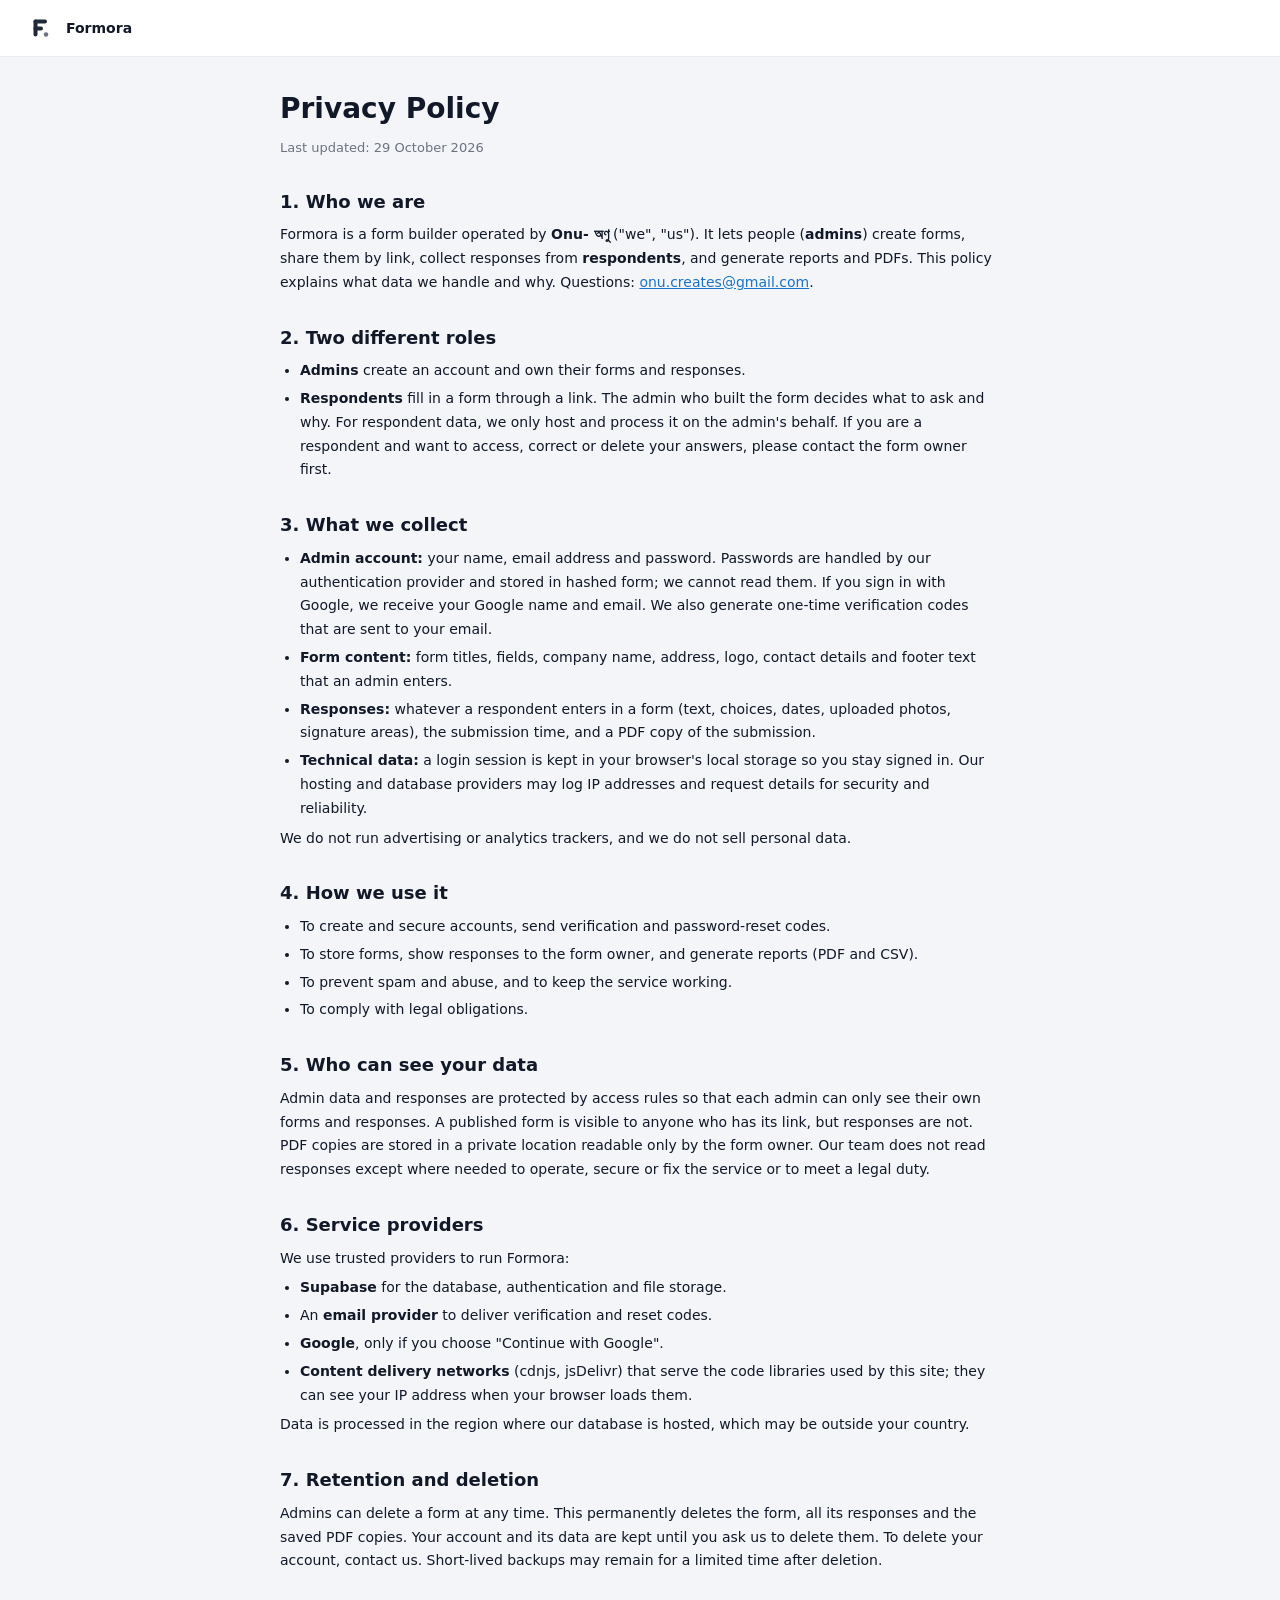
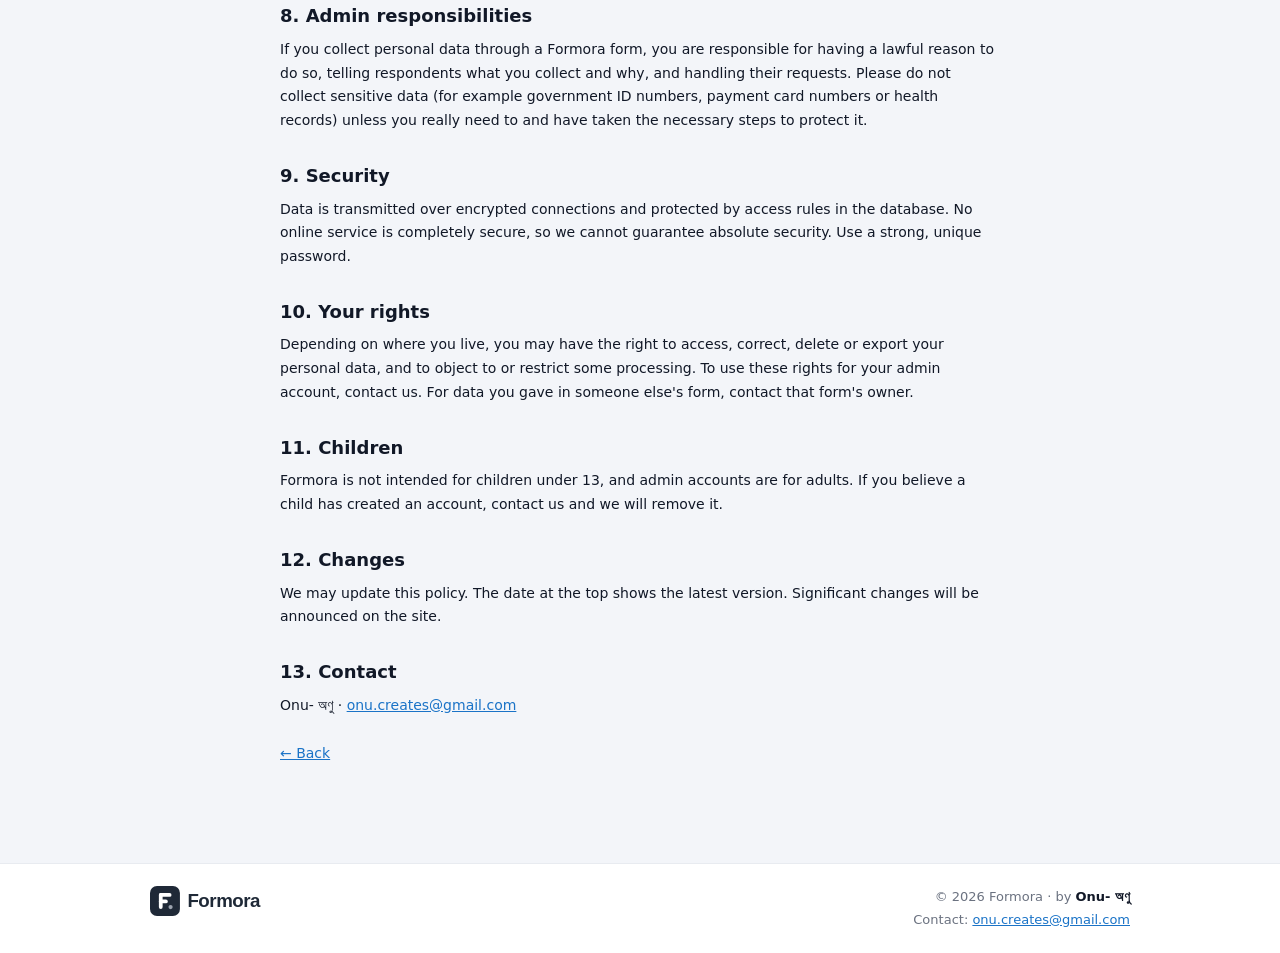
<file: privacy.html>
<!doctype html>
<html lang="en"><head><meta charset="utf-8"><meta name="viewport" content="width=device-width,initial-scale=1">
<title>Privacy Policy · Formora</title><link rel="icon" href="favicon.svg" type="image/svg+xml"><link rel="icon" href="favicon-32.png" sizes="32x32" type="image/png"><link rel="stylesheet" href="css/style.css">
<style>.doc{max-width:760px;margin:0 auto;padding:28px 20px 60px;line-height:1.7}.doc h1{font-size:28px;margin-bottom:4px}.doc h2{font-size:18px;margin:28px 0 6px}.doc ul{padding-left:20px;margin:6px 0}.doc li{margin:4px 0}.doc a{color:var(--acc)}.ph{background:#fef3c7;padding:0 4px;border-radius:4px}.doc .back{display:inline-block;margin-bottom:16px}</style></head>
<body class="public"><header class="top"><a class="brand" href="index.html" style="text-decoration:none;color:inherit"><img class="logo-img" src="logo/logo-mark-light.svg" alt="Formora logo"><b>Formora</b></a></header>
<main class="doc">
<h1>Privacy Policy</h1><p class="muted">Last updated: 29 October 2026</p>

<h2>1. Who we are</h2>
<p>Formora is a form builder operated by <b>Onu- অণু</b> ("we", "us"). It lets people (<b>admins</b>) create forms, share them by link, collect responses from <b>respondents</b>, and generate reports and PDFs. This policy explains what data we handle and why. Questions: <a href="mailto:onu.creates@gmail.com">onu.creates@gmail.com</a>.</p>

<h2>2. Two different roles</h2>
<ul><li><b>Admins</b> create an account and own their forms and responses.</li>
<li><b>Respondents</b> fill in a form through a link. The admin who built the form decides what to ask and why. For respondent data, we only host and process it on the admin's behalf. If you are a respondent and want to access, correct or delete your answers, please contact the form owner first.</li></ul>

<h2>3. What we collect</h2>
<ul><li><b>Admin account:</b> your name, email address and password. Passwords are handled by our authentication provider and stored in hashed form; we cannot read them. If you sign in with Google, we receive your Google name and email. We also generate one-time verification codes that are sent to your email.</li>
<li><b>Form content:</b> form titles, fields, company name, address, logo, contact details and footer text that an admin enters.</li>
<li><b>Responses:</b> whatever a respondent enters in a form (text, choices, dates, uploaded photos, signature areas), the submission time, and a PDF copy of the submission.</li>
<li><b>Technical data:</b> a login session is kept in your browser's local storage so you stay signed in. Our hosting and database providers may log IP addresses and request details for security and reliability.</li></ul>
<p>We do not run advertising or analytics trackers, and we do not sell personal data.</p>

<h2>4. How we use it</h2>
<ul><li>To create and secure accounts, send verification and password-reset codes.</li>
<li>To store forms, show responses to the form owner, and generate reports (PDF and CSV).</li>
<li>To prevent spam and abuse, and to keep the service working.</li>
<li>To comply with legal obligations.</li></ul>

<h2>5. Who can see your data</h2>
<p>Admin data and responses are protected by access rules so that each admin can only see their own forms and responses. A published form is visible to anyone who has its link, but responses are not. PDF copies are stored in a private location readable only by the form owner. Our team does not read responses except where needed to operate, secure or fix the service or to meet a legal duty.</p>

<h2>6. Service providers</h2>
<p>We use trusted providers to run Formora:</p>
<ul><li><b>Supabase</b> for the database, authentication and file storage.</li>
<li>An <b>email provider</b> to deliver verification and reset codes.</li>
<li><b>Google</b>, only if you choose "Continue with Google".</li>
<li><b>Content delivery networks</b> (cdnjs, jsDelivr) that serve the code libraries used by this site; they can see your IP address when your browser loads them.</li></ul>
<p>Data is processed in the region where our database is hosted, which may be outside your country.</p>

<h2>7. Retention and deletion</h2>
<p>Admins can delete a form at any time. This permanently deletes the form, all its responses and the saved PDF copies. Your account and its data are kept until you ask us to delete them. To delete your account, contact us. Short-lived backups may remain for a limited time after deletion.</p>

<h2>8. Admin responsibilities</h2>
<p>If you collect personal data through a Formora form, you are responsible for having a lawful reason to do so, telling respondents what you collect and why, and handling their requests. Please do not collect sensitive data (for example government ID numbers, payment card numbers or health records) unless you really need to and have taken the necessary steps to protect it.</p>

<h2>9. Security</h2>
<p>Data is transmitted over encrypted connections and protected by access rules in the database. No online service is completely secure, so we cannot guarantee absolute security. Use a strong, unique password.</p>

<h2>10. Your rights</h2>
<p>Depending on where you live, you may have the right to access, correct, delete or export your personal data, and to object to or restrict some processing. To use these rights for your admin account, contact us. For data you gave in someone else's form, contact that form's owner.</p>

<h2>11. Children</h2>
<p>Formora is not intended for children under 13, and admin accounts are for adults. If you believe a child has created an account, contact us and we will remove it.</p>

<h2>12. Changes</h2>
<p>We may update this policy. The date at the top shows the latest version. Significant changes will be announced on the site.</p>

<h2>13. Contact</h2>
<p>Onu- অণু · <a href="mailto:onu.creates@gmail.com">onu.creates@gmail.com</a></p>
<p style="margin-top:24px"><a class="back" href="javascript:history.length>1?history.back():location.href='index.html'">← Back</a></p>
</main>
<footer class="site-foot"><div class="sf-in"><div><img class="foot-logo" src="logo/logo-horizontal.svg" alt="Formora"></div><div class="muted sf-contact">© <span id="yr"></span> Formora · by <span class="onu">Onu- অণু</span><br>Contact: <a href="mailto:onu.creates@gmail.com">onu.creates@gmail.com</a></div></div></footer>
<script>document.getElementById("yr").textContent = new Date().getFullYear();</script>
</body></html>
</file>
<file: css/style.css>
:root{--bg:#f4f5f7;--card:#fff;--line:#e3e6ea;--tx:#111827;--mut:#6b7280;--pri:#1f2937;--acc:#2563eb;--red:#b42318;--grn:#067647;--r:10px}
*{box-sizing:border-box}
body{margin:0;background:var(--bg);color:var(--tx);font:14px/1.5 system-ui,-apple-system,"Segoe UI",Roboto,"Noto Sans Bengali",sans-serif}
h1{font-size:22px;margin:0}h2{font-size:16px;margin:0 0 4px}h3{margin:0}p{margin:2px 0}
.hidden{display:none!important}.muted{color:var(--mut);font-size:13px}.grow{flex:1;min-width:0}.row{display:flex;gap:6px;flex-wrap:wrap}
.top{display:flex;justify-content:space-between;align-items:center;padding:12px 24px;background:var(--card);border-bottom:1px solid var(--line);position:sticky;top:0;z-index:5}
.brand{display:flex;align-items:center;gap:10px}
.logo{display:inline-grid;place-items:center;width:32px;height:32px;border-radius:8px;background:var(--pri);color:#fff;font-weight:700;font-size:13px}.logo.big{width:48px;height:48px;font-size:17px}
.wrap{max-width:980px;margin:0 auto;padding:28px 20px 60px}
.head{display:flex;justify-content:space-between;align-items:flex-start;gap:12px;margin-bottom:18px;flex-wrap:wrap}.head.slim{margin-bottom:10px}
.card{background:var(--card);border:1px solid var(--line);border-radius:var(--r);margin-bottom:16px}.pad{padding:20px}.center{text-align:center}
.stats{display:grid;grid-template-columns:repeat(3,1fr);gap:14px;margin-bottom:16px}
.stat{padding:16px 20px;margin:0}.stat span{color:var(--mut);font-size:13px}.stat strong{display:block;font-size:26px}
.item{display:flex;align-items:center;gap:12px;padding:14px 20px;border-bottom:1px solid var(--line);flex-wrap:wrap}.item:last-child{border:0}
.card .pad .item{padding-left:0;padding-right:0}
.empty{padding:36px;text-align:center;color:var(--mut)}
.badge{display:inline-block;margin-left:6px;padding:1px 8px;border-radius:99px;font-size:11px;font-weight:600;background:#eef0f3;color:#4b5563}.badge.ok{background:#e7f6ee;color:var(--grn)}
label{display:block;font-weight:600;font-size:13px;margin-bottom:12px}
input,select,textarea{display:block;width:100%;margin-top:5px;padding:9px 11px;border:1px solid #d0d5dd;border-radius:8px;font:inherit;background:#fff;color:var(--tx)}
input:focus,select:focus,textarea:focus{outline:2px solid #bfd3fb;border-color:var(--acc)}
input[type=file]{padding:7px;background:#fafafa}
.grid{display:grid;grid-template-columns:1fr 1fr;gap:0 16px}.full{grid-column:1/-1}
.check{display:flex;align-items:center;gap:8px;font-weight:500}.check input{width:auto;margin:0}
.btn{border:1px solid #d0d5dd;background:#fff;color:var(--tx);padding:8px 14px;border-radius:8px;font:inherit;font-weight:600;cursor:pointer;transition:.15s}
.btn:hover{background:#f3f4f6}.btn:disabled{opacity:.5;cursor:not-allowed}
.btn.pri{background:var(--pri);border-color:var(--pri);color:#fff}.btn.pri:hover{background:#111827}
.btn.sm{padding:4px 10px;font-size:12px}.btn.danger{color:var(--red)}.btn.block{width:100%;margin-top:6px}
.actions{display:flex;justify-content:flex-end;gap:10px;margin-top:8px}.center-a{justify-content:center;margin-top:16px}
.logo-box{display:flex;align-items:center;gap:12px;margin-top:6px}.logo-box img{max-height:64px;max-width:180px;border:1px solid var(--line);border-radius:8px;padding:4px;background:#fff}
.table-wrap{overflow-x:auto}table{width:100%;border-collapse:collapse}
th,td{text-align:left;padding:10px 16px;border-bottom:1px solid var(--line);white-space:nowrap}th{background:#f9fafb;font-size:12px;color:var(--mut);text-transform:uppercase;letter-spacing:.03em}
a{color:var(--acc)}
.modal{position:fixed;inset:0;background:rgba(17,24,39,.5);display:grid;place-items:center;padding:16px;z-index:20;overflow:auto}
.modal-box{background:#fff;border-radius:12px;padding:22px;width:100%;max-width:460px;max-height:94vh;overflow:auto}.modal-box.wide{max-width:900px}
.modal-head{display:flex;justify-content:space-between;align-items:center;margin-bottom:14px}.x{border:0;background:none;font-size:24px;cursor:pointer;color:var(--mut)}
#toasts{position:fixed;right:16px;bottom:16px;display:grid;gap:8px;z-index:50}
.toast{background:var(--pri);color:#fff;padding:10px 16px;border-radius:8px;box-shadow:0 6px 20px rgba(0,0,0,.2);max-width:340px}.toast.err{background:var(--red)}
.login{min-height:100vh;display:grid;place-items:center;padding:16px}.login-card{width:100%;max-width:360px;padding:30px;text-align:center}.login-card input{margin:14px 0 6px}
/* public form */
.form-wrap{max-width:760px;margin:0 auto;padding:28px 16px 60px}.public .card{padding:28px}
.pub-head{display:flex;align-items:center;gap:16px;padding-bottom:18px;margin-bottom:20px;border-bottom:2px solid var(--pri)}.pub-logo{height:64px;max-width:140px;object-fit:contain}
.pub-head h1{font-size:20px}.pub-head h2{font-size:15px;font-weight:500;color:var(--mut);margin:2px 0 0}
.dyn-grid{display:grid;grid-template-columns:1fr 1fr;gap:0 16px}.dyn-field.full{grid-column:1/-1}
.choices{display:grid;gap:6px;margin-top:6px}.choice{display:flex;align-items:center;gap:8px;font-weight:400;margin:0}.choice input{width:auto;margin:0}
.hp{position:absolute;left:-9999px;width:1px;height:1px;opacity:0}
.pdf-scroll{overflow:auto;background:#e5e7eb;padding:16px;border-radius:8px;margin-bottom:12px;max-height:68vh}
/* PDF paper: 794px = A4 width @96dpi */
.paper{position:relative;width:794px;margin:0 auto;padding:8px 48px 8px;background:#fff;color:#111;font-size:14px;line-height:1.45}
.paper.cap{position:absolute;left:-10000px;top:0;background:transparent}.paper.cap .wm{display:none}
.wm{position:absolute;left:50%;top:50%;width:360px;max-height:360px;object-fit:contain;transform:translate(-50%,-50%);opacity:.07;pointer-events:none}
.paper-header{display:flex;align-items:center;gap:16px;padding-bottom:14px;margin-bottom:12px;border-bottom:2px solid #1f2937}
.paper-logo{height:68px;max-width:150px;object-fit:contain}.paper-header h2{font-size:22px;margin:0}.paper-header h3{font-size:15px;font-weight:500;color:#4b5563}
.paper-main{display:flex;gap:24px;align-items:flex-start}.paper-body{flex:1;min-width:0}
.paper-photo{width:130px;height:160px;object-fit:cover;border:1px solid #9ca3af;margin-top:8px;flex:none}
.pdf-row{display:grid;grid-template-columns:34% 66%;gap:12px;padding:7px 0;border-bottom:1px solid #e5e7eb}
.pdf-label{font-weight:700;color:#374151}.pdf-value{white-space:pre-wrap;word-break:break-word}
.sigs{margin-top:0}.sig-row{display:grid;grid-template-columns:repeat(3,1fr);gap:28px;margin-top:70px}
.sig-box{text-align:center}.sig-line{border-top:1px solid #111;padding-top:4px;font-size:12px;color:#4b5563}
.paper-footer{margin-top:30px;padding-top:10px;border-top:1px solid #9ca3af;text-align:center;font-size:12px;color:#4b5563}

#capHost{position:absolute;left:-10000px;top:0}
@media(max-width:640px){.grid,.dyn-grid{grid-template-columns:1fr}.stats{grid-template-columns:1fr}.wrap{padding:18px 12px}}
.demo{background:#f3f4f6;border-bottom:1px solid var(--line);color:var(--mut);font-size:12px;text-align:center;padding:6px}

/* website footer, details, responses table in PDF */
body.public{min-height:100vh;display:flex;flex-direction:column}.public .form-wrap{flex:1;width:100%}
#app{min-height:100vh;display:flex;flex-direction:column}#app .wrap{flex:1;width:100%}
.site-foot{border-top:1px solid var(--line);background:var(--card);padding:22px 20px;margin-top:20px}
.sf-in{max-width:980px;margin:0 auto;display:flex;justify-content:space-between;gap:24px;flex-wrap:wrap}
.site-foot b{font-size:15px}.sf-contact{text-align:right;line-height:1.7}
.sf-copy{max-width:980px;margin:14px auto 0;padding-top:12px;border-top:1px solid var(--line);font-size:12px}
@media(max-width:640px){.sf-contact{text-align:left}}
tr.click{cursor:pointer}tr.click:hover td{background:#f9fafb}
.dl{display:grid;grid-template-columns:200px 1fr;gap:0}.dl b,.dl span{padding:10px 4px;border-bottom:1px solid var(--line);word-break:break-word}.dl b{color:var(--mut);font-weight:600;font-size:13px}
@media(max-width:640px){.dl{grid-template-columns:1fr}.dl b{border:0;padding-bottom:0}}
.paper.land{width:1123px}
.paper .rt{width:100%;border-collapse:collapse;font-size:12px;margin-top:4px}
.paper .rt th,.paper .rt td{white-space:normal;word-break:break-word;text-align:left;padding:6px 8px;border:1px solid #d1d5db;color:#111;text-transform:none;letter-spacing:0;font-size:12px}
.paper .rt th{background:#f3f4f6;font-weight:700;color:#374151}

/* navbar + footer colour: dark slate */
.top{background:#1f2937;border-bottom:1px solid #111827;color:#fff}
.top .logo{background:#fff;color:#1f2937}
.top .btn{background:transparent;border-color:#4b5563;color:#fff}.top .btn:hover{background:#374151}
.site-foot{background:#1f2937;border-top:0;color:#e5e7eb}
.site-foot b{color:#fff}.site-foot .muted{color:#9ca3af}
.sf-copy{border-top-color:#374151}

.logo-img{width:32px;height:32px;display:block;flex:none}.logo-img.big{width:52px;height:52px;margin:0 auto}

.gbtn{display:flex;justify-content:center;margin-top:16px;min-height:44px}.me{font-size:13px;color:#d1d5db;align-self:center;margin-right:6px}

/* login / sign-up / OTP */
.auth{min-height:100vh;display:grid;grid-template-columns:1fr 1fr}
.auth-side{background:#1f2937;color:#fff;padding:56px;display:flex;flex-direction:column;justify-content:center;gap:26px}
.auth-side .brand{font-size:20px}.auth-side h2{font-size:34px;line-height:1.2;max-width:460px;margin:0}
.auth-side ul{list-style:none;padding:0;margin:0;display:grid;gap:12px;color:#d1d5db}.auth-side li::before{content:"\2713";margin-right:10px;color:#fff;font-weight:700}
.auth-main{display:grid;place-items:center;padding:28px}.auth-card{width:100%;max-width:400px}
.auth-card h1{font-size:26px}.auth-card .muted{margin:4px 0 0}
.tabs{display:grid;grid-template-columns:1fr 1fr;background:#eceef1;border-radius:10px;padding:4px;margin:20px 0 16px}
.tabs button{border:0;background:transparent;padding:8px;border-radius:7px;font:inherit;font-weight:600;color:var(--mut);cursor:pointer}
.tabs button.on{background:#fff;color:var(--tx);box-shadow:0 1px 3px rgba(0,0,0,.12)}
.or{display:flex;align-items:center;gap:12px;color:var(--mut);font-size:12px;margin:16px 0}.or::before,.or::after{content:"";flex:1;height:1px;background:var(--line)}
.otp{display:flex;gap:10px;justify-content:center;margin:24px 0}
.otp input{width:48px;height:56px;margin:0;padding:0;text-align:center;font-size:22px;font-weight:700}
.link{background:none;border:0;padding:0;color:var(--acc);font:inherit;cursor:pointer;text-decoration:underline}.link:disabled{color:var(--mut);cursor:not-allowed;text-decoration:none}
.small{font-size:13px}.auth-card .center{text-align:center;margin-top:16px}
@media(max-width:800px){.auth{grid-template-columns:1fr}.auth-side{display:none}.otp input{width:42px;height:50px}}
.auth-brand{display:flex;align-items:center;gap:10px;margin-bottom:24px;font-size:22px}.auth-brand .logo-img{width:38px;height:38px}

.filters{display:flex;gap:10px;flex-wrap:wrap;align-items:flex-end}.filters>input{flex:1;min-width:180px;margin:0}
.filters .inl{display:flex;flex-direction:column;gap:3px;font-size:12px;color:var(--mut);margin:0}.filters .inl input{margin:0;width:auto}
.sum{display:grid;grid-template-columns:repeat(auto-fit,minmax(260px,1fr));gap:14px;margin-bottom:16px}.sum .card{margin:0;padding:16px 20px}
.sum h3{font-size:14px;margin:0 0 10px}.bar{display:grid;grid-template-columns:minmax(70px,38%) 1fr 34px;gap:8px;align-items:center;font-size:13px;margin:5px 0}
.bar i{display:block;height:8px;border-radius:99px;background:#eceef1;overflow:hidden}.bar i b{display:block;height:100%;background:var(--acc);border-radius:99px}
.bar span{overflow:hidden;text-overflow:ellipsis;white-space:nowrap}.bar em{font-style:normal;text-align:right;color:var(--mut)}

.site-foot .onu{color:#fff;font-weight:600}
.site-foot a{color:#e5e7eb}.muted a{color:var(--acc)}.site-foot .muted a{color:#e5e7eb}
.foot-logo{height:30px;width:auto;display:block;margin-bottom:6px}.sf-copy.brand-row{display:flex;align-items:center;justify-content:space-between;gap:12px;flex-wrap:wrap}.sf-copy .foot-logo{margin:0;height:24px}

/* =============== Admin-panel theme: clean white cards, blue accent, gradient hero (no sidebar) =============== */
:root{--bg:#f3f5f9;--card:#fff;--tx:#111827;--mut:#6b7280;--line:#e8ebf0;--pri:#0f5ea8;--acc:#1a73c7;--red:#d92d20;--grn:#0a9d5e;--r:14px;--shadow:0 1px 2px rgba(16,24,40,.04),0 4px 14px rgba(16,24,40,.06)}
body{background:var(--bg);color:var(--tx);font-family:Inter,system-ui,-apple-system,"Segoe UI",Roboto,"Noto Sans Bengali",sans-serif}
.card{background:#fff;border:1px solid var(--line);border-radius:var(--r);box-shadow:var(--shadow)}
.top{background:#fff;color:var(--tx);border-bottom:1px solid var(--line);box-shadow:none}.top .row{align-items:center;gap:12px}
.top .logo{background:var(--pri);color:#fff}.top .btn{background:#fff;border:1px solid #d0d5dd;color:var(--tx)}.top .btn:hover{background:#f3f4f6}
.avatar{width:34px;height:34px;border-radius:50%;background:var(--acc);color:#fff;display:grid;place-items:center;font-weight:700;font-size:14px}
.me{color:var(--tx);font-weight:500;margin:0}
input,select,textarea{border:1px solid #d0d5dd;border-radius:10px;background:#fff;box-shadow:none;color:var(--tx);padding:10px 12px}
input:focus,select:focus,textarea:focus{outline:0;border-color:var(--acc);box-shadow:0 0 0 3px rgba(26,115,199,.15)}
input[type=file]{background:#fafafa}
input[type=checkbox],input[type=radio]{accent-color:var(--acc);box-shadow:none;background:none;padding:0;width:auto;display:inline-block}
.btn{border:1px solid #d0d5dd;background:#fff;color:var(--tx);border-radius:10px;box-shadow:none;padding:9px 16px;transform:none}
.btn:hover{background:#f3f4f6;box-shadow:none}.btn:active{box-shadow:none;transform:none}.btn:disabled{box-shadow:none;opacity:.55}
.btn.pri{background:var(--acc);border-color:var(--acc);color:#fff}.btn.pri:hover{background:var(--pri);border-color:var(--pri)}.btn.pri:active{box-shadow:none}
.btn.sm{padding:5px 12px;border-radius:9px}.btn.danger{color:var(--red)}
.item{border-bottom:1px solid var(--line)}
.badge{background:#eef0f3;box-shadow:none;color:#4b5563;padding:1px 9px}.badge.ok{background:#e7f6ee;color:var(--grn)}
th{background:#f8fafc;color:var(--mut)}th,td{border-bottom:1px solid var(--line)}tr.click:hover td{background:#f8fafc}
.logo-box img{background:#fff;border:1px solid var(--line);box-shadow:none;border-radius:10px}
.modal{background:rgba(17,24,39,.5);backdrop-filter:none}.modal-box{background:#fff;border-radius:16px;box-shadow:0 20px 50px rgba(16,24,40,.25)}
.toast{background:#1f2937;color:#fff;box-shadow:0 8px 24px rgba(16,24,40,.25);border-radius:12px;border-left:0}.toast.err{background:var(--red);color:#fff}
.pdf-scroll{background:#e5e7eb;box-shadow:none;border-radius:10px}
.demo{background:#eef2f7;box-shadow:none;color:var(--mut)}
.tabs{background:#eceff4;box-shadow:none;border-radius:12px}.tabs button{border-radius:9px}.tabs button.on{background:#fff;color:var(--tx);box-shadow:0 1px 3px rgba(0,0,0,.12)}
.auth-side{background:linear-gradient(135deg,#1a6fb8,#0c4a86);color:#fff;box-shadow:none}.auth-side ul{color:#dbeafe}.auth-side li::before{color:#fff}
.or::before,.or::after{background:var(--line)}
.bar i{background:#eceef2;box-shadow:none;height:8px}.bar i b{background:linear-gradient(90deg,#4d9be0,var(--acc))}
.site-foot{background:#fff;color:var(--tx);border-top:1px solid var(--line);box-shadow:none}
.site-foot b,.site-foot .onu{color:var(--tx)}.site-foot .muted{color:var(--mut)}.site-foot a,.site-foot .muted a{color:var(--acc)}.sf-copy{border-top-color:var(--line)}
.pub-head{border-bottom:1px solid var(--line);padding-bottom:16px;margin-bottom:14px}.pub-logo{border-radius:10px}
.pub-banner{display:block;width:100%;aspect-ratio:4/1;object-fit:cover;border-radius:14px;margin:0 0 20px}
.banner-prev{width:100%;max-width:480px;max-height:none!important;aspect-ratio:4/1;object-fit:cover;padding:0!important}
.desc{white-space:pre-wrap;color:var(--mut);margin:0 0 22px;line-height:1.6}
.help{font-size:12px;color:var(--mut);font-weight:400;margin:-6px 0 6px}
.scale{display:flex;gap:10px;flex-wrap:wrap;margin-top:8px}.scale label{display:block;margin:0;position:relative}
.scale input{position:absolute;opacity:0;width:0;height:0;margin:0;padding:0}
.scale span{display:grid;place-items:center;width:44px;height:44px;border-radius:50%;border:1.5px solid #d0d5dd;background:#fff;cursor:pointer;font-weight:700;transition:.15s}
.scale span:hover{border-color:var(--acc)}.scale input:checked+span{background:var(--acc);border-color:var(--acc);color:#fff}.scale input:focus-visible+span{outline:2px solid var(--acc);outline-offset:2px}
.scale-ends{display:flex;justify-content:space-between;font-size:12px;color:var(--mut);margin-top:8px}
/* dashboard hero + form cards */
.hero{background:linear-gradient(135deg,#1a6fb8 0%,#0c4a86 100%);color:#fff;border-radius:20px;padding:28px 30px;margin-bottom:26px;position:relative;overflow:hidden;box-shadow:0 10px 24px rgba(12,74,134,.25)}
.hero::after{content:"";position:absolute;right:-70px;top:-90px;width:300px;height:300px;border-radius:50%;background:rgba(255,255,255,.07)}
.hero-top{display:flex;justify-content:space-between;gap:16px;flex-wrap:wrap;align-items:flex-start;position:relative;z-index:1}
.hero h1{font-size:30px;font-weight:800;display:inline;margin-right:12px}
.hero .pill{display:inline-block;background:rgba(255,255,255,.16);border:1px solid rgba(255,255,255,.25);padding:4px 12px;border-radius:99px;font-size:12px;vertical-align:middle}
.hero p{margin:8px 0 0;color:#dbeafe;font-size:15px}
.btn.glass{background:rgba(255,255,255,.14);border:1px solid rgba(255,255,255,.32);color:#fff;display:inline-flex;align-items:center;gap:6px}.btn.glass:hover{background:rgba(255,255,255,.26)}
.hero-stats{display:grid;grid-template-columns:repeat(4,1fr);gap:16px;margin-top:24px;position:relative;z-index:1}
.gstat{background:rgba(255,255,255,.1);border:1px solid rgba(255,255,255,.22);border-radius:14px;padding:16px 18px}
.gstat .gi{width:34px;height:34px;border-radius:9px;background:rgba(255,255,255,.18);display:grid;place-items:center;margin-bottom:12px}
.gstat span{font-size:13px;color:#e0ecfb}.gstat strong{display:block;font-size:30px;line-height:1.15;margin:2px 0}.gstat small{color:#bcd4f1;font-size:12px}
.sec-head{margin:4px 0 14px}.sec-head h2{font-size:20px;margin:0}
.fgrid{display:grid;grid-template-columns:repeat(auto-fill,minmax(290px,1fr));gap:18px}
.fcard{background:#fff;border:1px solid var(--line);border-radius:16px;padding:20px;box-shadow:var(--shadow);display:flex;flex-direction:column;gap:4px}
.fcard.c0{--c:#1a73c7;--t:#e8f1fd}.fcard.c1{--c:#0fa968;--t:#e3f6ee}.fcard.c2{--c:#f07b0c;--t:#fdf1e0}.fcard.c3{--c:#8b3dea;--t:#f0e8fd}
.fc-top{display:flex;justify-content:space-between;align-items:center;margin-bottom:10px}
.ico{width:42px;height:42px;border-radius:12px;display:grid;place-items:center;background:var(--t);color:var(--c)}
.fcard h3{font-size:17px;word-break:break-word}.fc-num{margin-top:10px}.fc-num strong{font-size:30px}.fc-num span{margin-left:8px;color:var(--mut);font-size:13px}
.prog{display:flex;justify-content:space-between;font-size:12px;color:var(--mut);margin-top:8px}
.track{height:6px;border-radius:99px;background:#eceef2;overflow:hidden;margin-top:5px}.track i{display:block;height:100%;border-radius:99px;background:var(--c)}
.fc-meta{margin-top:10px}.fc-actions{display:flex;flex-wrap:wrap;gap:8px;margin-top:14px}
.btn.c{background:var(--c);border-color:var(--c);color:#fff}.btn.c:hover{background:var(--c);filter:brightness(.92)}
.pillb{padding:3px 10px;border-radius:99px;font-size:11px;font-weight:600;background:#f1f2f4;color:#4b5563}.pillb.ok{background:#e7f6ee;color:var(--grn)}
.fempty{background:#fff;border:1px dashed #cdd3dd;border-radius:16px;padding:44px 20px;text-align:center;color:var(--mut)}
@media(max-width:900px){.hero-stats{grid-template-columns:1fr 1fr}}@media(max-width:480px){.hero-stats{grid-template-columns:1fr}.hero h1{font-size:24px}}
/* forms list: one full-width horizontal card per form */
.fgrid{display:flex;flex-direction:column;gap:14px}
.fcard{flex-direction:row;align-items:center;gap:24px;padding:18px 22px}
.fc-main{display:flex;align-items:center;gap:16px;flex:1 1 300px;min-width:0}.fc-main .ico{flex:none}
.fc-title{display:flex;align-items:center;gap:10px;flex-wrap:wrap}.fc-title h3{margin:0}
.fc-stat{width:230px;flex:none}.fc-num{margin-top:0}
.fc-actions{margin-top:0;flex:none;justify-content:flex-end;max-width:340px}
@media(max-width:980px){.fcard{flex-wrap:wrap}.fc-stat{width:100%;flex:1 1 100%}.fc-actions{max-width:none;justify-content:flex-start}}
</file>
